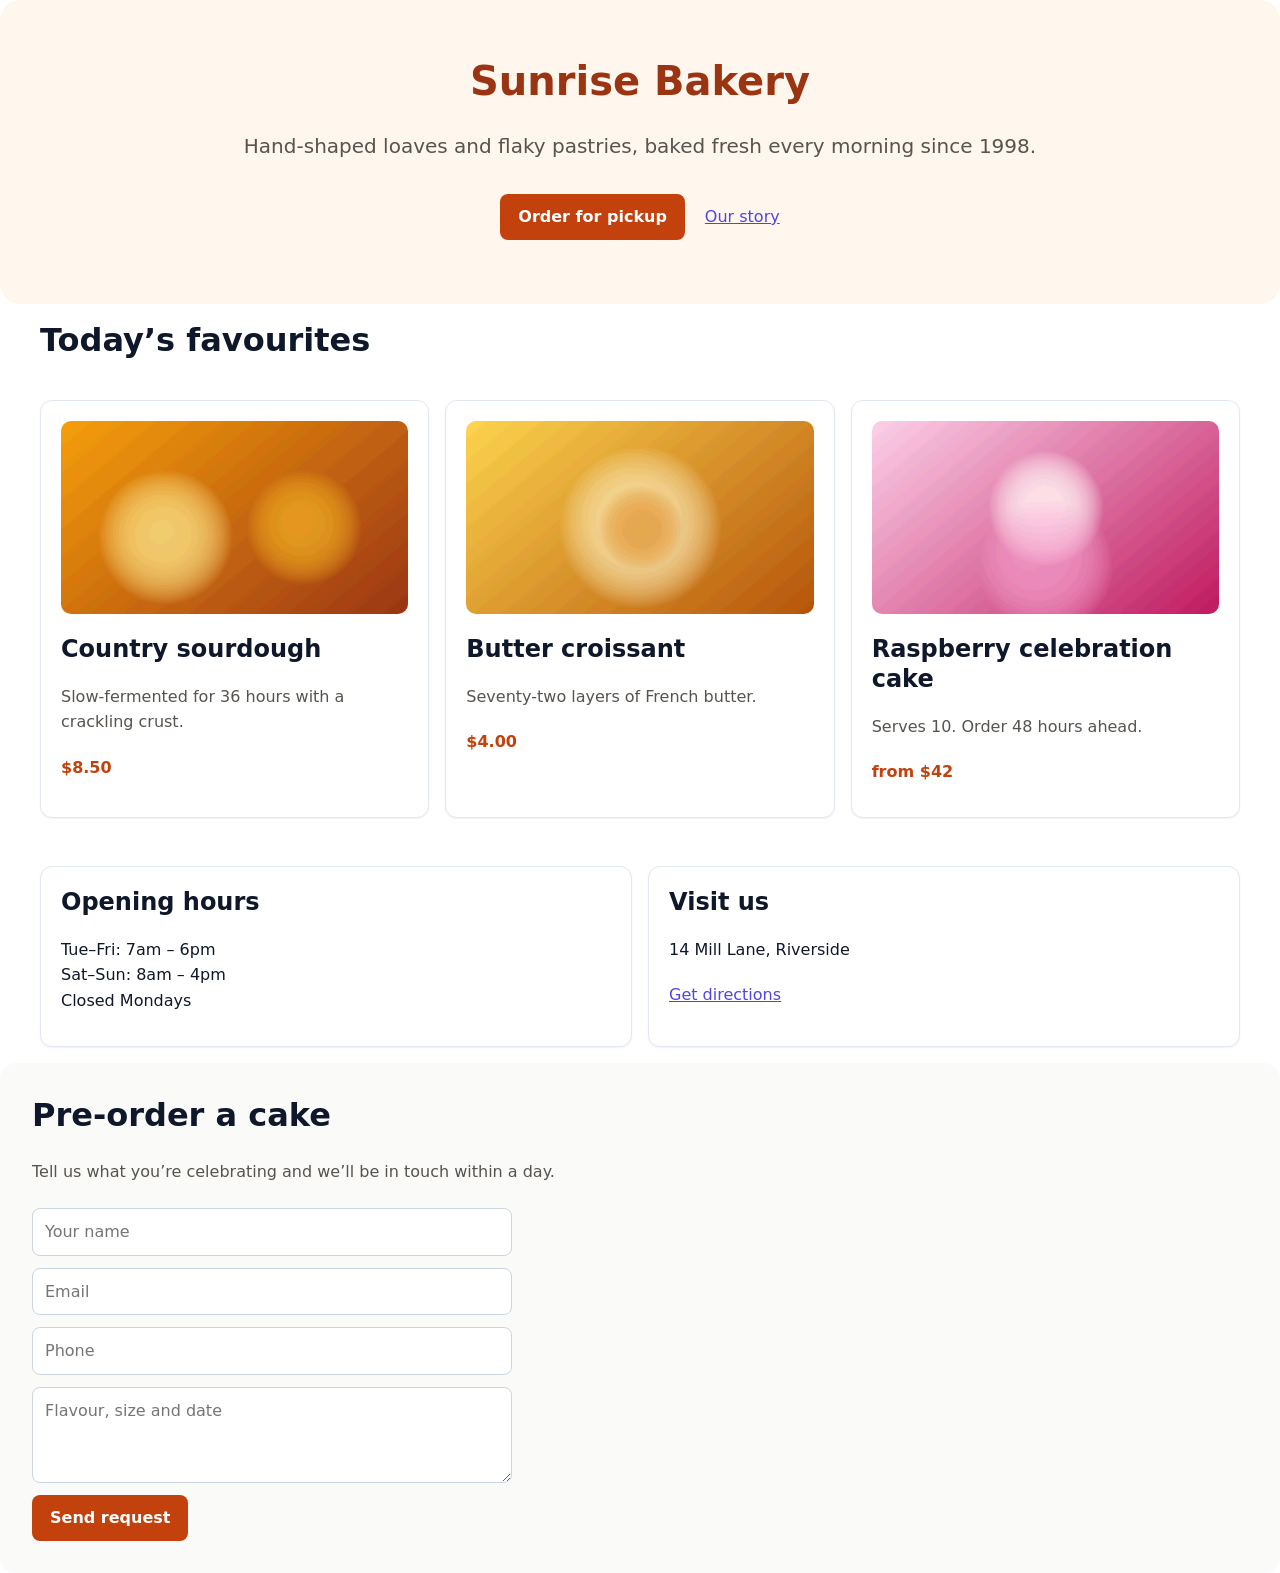
<file: index.html>
<!DOCTYPE html>
<html lang="en">
<head>
<meta charset="utf-8">
<meta name="viewport" content="width=device-width, initial-scale=1">
<title>Sunrise Bakery</title>
<meta name="description" content="Hand-shaped loaves and flaky pastries, baked fresh every morning since 1998.">
<link rel="canonical" href="https://om-javheri.github.io/sunrise-bakery/">
<meta property="og:type" content="website">
<meta property="og:title" content="Sunrise Bakery">
<meta property="og:description" content="Hand-shaped loaves and flaky pastries, baked fresh every morning since 1998.">
<meta property="og:url" content="https://om-javheri.github.io/sunrise-bakery/">
<meta name="twitter:card" content="summary">
<meta name="twitter:title" content="Sunrise Bakery">
<meta name="twitter:description" content="Hand-shaped loaves and flaky pastries, baked fresh every morning since 1998.">
<script type="application/ld+json">{"@context":"https://schema.org","@graph":[{"@type":"WebSite","@id":"https://om-javheri.github.io/sunrise-bakery/#website","url":"https://om-javheri.github.io/sunrise-bakery/","name":"Sunrise Bakery"},{"@type":"WebPage","@id":"https://om-javheri.github.io/sunrise-bakery/#webpage","url":"https://om-javheri.github.io/sunrise-bakery/","name":"Sunrise Bakery","description":"Hand-shaped loaves and flaky pastries, baked fresh every morning since 1998.","isPartOf":{"@id":"https://om-javheri.github.io/sunrise-bakery/#website"}}]}</script>
<link rel="icon" href="data:,">
<link rel="stylesheet" href="site.css?v=mv3pyhml">
</head>
<body>
<div class="uide-site"><div data-uide-id="bakery_6" data-uide-type="container" class="uide-container uide-align-center" style="padding:56px 40px;text-align:center;border-radius:20px;background-color:#fff7ed"><h1 data-uide-id="bakery_1" data-uide-type="heading" style="color:#9a3412">Sunrise Bakery</h1><p data-uide-id="bakery_2" data-uide-type="text" style="color:#57534e;font-size:20px">Hand-shaped loaves and flaky pastries, baked fresh every morning since 1998.</p><div data-uide-id="bakery_5" data-uide-type="container" class="uide-container uide-row uide-align-center" style="gap:20px;padding:8px 0;text-align:center;justify-content:center"><button data-uide-id="bakery_3" data-uide-type="button" type="button" class="uide-button" style="background-color:#c2410c"><span>Order for pickup</span></button><a data-uide-id="bakery_4" data-uide-type="link" href="about/"><span>Our story</span></a></div></div><div data-uide-id="bakery_24" data-uide-type="container" class="uide-container"><h2 data-uide-id="bakery_7" data-uide-type="heading">Today’s favourites</h2><div data-uide-id="bakery_23" data-uide-type="container" class="uide-container uide-grid" style="--uide-cols:3"><div data-uide-id="bakery_12" data-uide-type="card" class="uide-card"><img data-uide-id="bakery_8" data-uide-type="image" src="[data-uri]" alt="Country sourdough" style="border-radius:10px" draggable="false"><h3 data-uide-id="bakery_9" data-uide-type="heading">Country sourdough</h3><p data-uide-id="bakery_10" data-uide-type="text" style="color:#57534e">Slow-fermented for 36 hours with a crackling crust.</p><p data-uide-id="bakery_11" data-uide-type="text" style="color:#c2410c;font-weight:700">$8.50</p></div><div data-uide-id="bakery_17" data-uide-type="card" class="uide-card"><img data-uide-id="bakery_13" data-uide-type="image" src="[data-uri]" alt="Butter croissant" style="border-radius:10px" draggable="false"><h3 data-uide-id="bakery_14" data-uide-type="heading">Butter croissant</h3><p data-uide-id="bakery_15" data-uide-type="text" style="color:#57534e">Seventy-two layers of French butter.</p><p data-uide-id="bakery_16" data-uide-type="text" style="color:#c2410c;font-weight:700">$4.00</p></div><div data-uide-id="bakery_22" data-uide-type="card" class="uide-card"><img data-uide-id="bakery_18" data-uide-type="image" src="[data-uri]" alt="Raspberry celebration cake" style="border-radius:10px" draggable="false"><h3 data-uide-id="bakery_19" data-uide-type="heading">Raspberry celebration cake</h3><p data-uide-id="bakery_20" data-uide-type="text" style="color:#57534e">Serves 10. Order 48 hours ahead.</p><p data-uide-id="bakery_21" data-uide-type="text" style="color:#c2410c;font-weight:700">from $42</p></div></div></div><div data-uide-id="bakery_32" data-uide-type="container" class="uide-container uide-grid" style="--uide-cols:2"><div data-uide-id="bakery_27" data-uide-type="card" class="uide-card"><h3 data-uide-id="bakery_25" data-uide-type="heading">Opening hours</h3><p data-uide-id="bakery_26" data-uide-type="text">Tue–Fri: 7am – 6pm
Sat–Sun: 8am – 4pm
Closed Mondays</p></div><div data-uide-id="bakery_31" data-uide-type="card" class="uide-card"><h3 data-uide-id="bakery_28" data-uide-type="heading">Visit us</h3><p data-uide-id="bakery_29" data-uide-type="text">14 Mill Lane, Riverside</p><a data-uide-id="bakery_30" data-uide-type="link" href="https://maps.google.com/?q=14+Mill+Lane" target="_blank" rel="noopener noreferrer"><span>Get directions</span></a></div></div><div data-uide-id="bakery_41" data-uide-type="container" class="uide-container" style="padding:32px;border-radius:16px;background-color:#fafaf9"><h2 data-uide-id="bakery_33" data-uide-type="heading">Pre-order a cake</h2><p data-uide-id="bakery_34" data-uide-type="text" style="color:#57534e">Tell us what you’re celebrating and we’ll be in touch within a day.</p><form data-uide-id="bakery_40" data-uide-type="form" class="uide-form" novalidate="" onsubmit="return false"><input data-uide-id="bakery_35" data-uide-type="input" class="uide-input" type="text" placeholder="Your name" aria-label="Your name"><input data-uide-id="bakery_36" data-uide-type="input" class="uide-input" type="email" placeholder="Email" aria-label="Email"><input data-uide-id="bakery_37" data-uide-type="input" class="uide-input" type="tel" placeholder="Phone" aria-label="Phone"><textarea data-uide-id="bakery_38" data-uide-type="textarea" class="uide-textarea" placeholder="Flavour, size and date" aria-label="Flavour, size and date"></textarea><button data-uide-id="bakery_39" data-uide-type="button" type="button" class="uide-button" style="background-color:#c2410c"><span>Send request</span></button></form></div></div>
<script>(function(){try{var d={"path":"/"};d.referrer=document.referrer;var b=JSON.stringify(d),u="https://universalide.onrender.com/api/public/sites/sunrise-bakery/views";if(navigator.sendBeacon)navigator.sendBeacon(u,new Blob([b],{type:'text/plain'}));else fetch(u,{method:'POST',body:b,keepalive:true,mode:'no-cors'})}catch(e){}})();</script>
<script>(function(){
var E="https://universalide.onrender.com/api/public/sites/sunrise-bakery",K='uide-edit:'+E,P={heading:'text',text:'text',button:'label',link:'text'};
var tok=null,bar=null,msg=null,on=false,timer=null;
function store(t){try{if(t)sessionStorage.setItem(K,t);else sessionStorage.removeItem(K)}catch(e){}}
function say(t,bad){if(msg){msg.textContent=t;msg.style.color=bad?'#fecaca':'#e0e7ff'}}
function call(method,path,body,form){var h={};if(!form)h['Content-Type']='application/json';if(tok)h.Authorization='Bearer '+tok;
return fetch(E+path,{method:method,headers:h,body:form?body:JSON.stringify(body)}).then(function(r){return r.json().catch(function(){return{}}).then(function(j){if(!r.ok){var x=new Error(j.message||'The change could not be saved.');x.status=r.status;throw x}return j})})}
function stop(t){on=false;tok=null;store(null);document.documentElement.removeAttribute('data-uide-live-edit');if(t)say(t,true);else if(bar){bar.remove();bar=null}}
function fail(x){if(x.status===401)stop(x.message);else say(x.message||'The change could not be saved.',true)}
function save(id,props,undo){say('Saving\u2026');call('PATCH','/components/'+encodeURIComponent(id),{props:props}).then(function(){say('Saved. GitHub Pages shows it to everyone in a minute or two.')},function(x){undo();fail(x)})}
function editText(el){var type=el.getAttribute('data-uide-type'),prop=P[type];
var spans=el.querySelectorAll(':scope > span'),box=(type==='button'||type==='link')&&spans.length?spans[spans.length-1]:el;
if(box.isContentEditable)return;var before=box.textContent;
box.setAttribute('contenteditable','plaintext-only');if(!box.isContentEditable)box.setAttribute('contenteditable','true');
box.focus();var sel=window.getSelection(),range=document.createRange();range.selectNodeContents(box);sel.removeAllRanges();sel.addRange(range);
function done(keep){box.removeEventListener('keydown',key);box.removeEventListener('blur',blur);box.removeAttribute('contenteditable');
var t=box.innerText;t=(type==='text'?t.replace(/\r\n?/g,'\n'):t.replace(/\s*\n\s*/g,' ')).trim().slice(0,5000);
if(!keep||!t||t===before){box.textContent=before;return}
box.textContent=t;var p={};p[prop]=t;save(el.getAttribute('data-uide-id'),p,function(){box.textContent=before})}
function key(e){if(e.key==='Escape'){e.preventDefault();done(false)}else if(e.key==='Enter'&&!(type==='text'&&e.shiftKey)){e.preventDefault();done(true)}}
function blur(){done(true)}
box.addEventListener('keydown',key);box.addEventListener('blur',blur)}
function editImage(el){var input=document.createElement('input');input.type='file';input.accept='image/*';
input.onchange=function(){var f=input.files&&input.files[0];if(!f)return;var form=new FormData();form.append('file',f);form.append('componentId',el.getAttribute('data-uide-id'));
say('Uploading\u2026');call('POST','/files',form,true).then(function(j){var before=el.getAttribute('src');el.src=new URL(j.url,E).href;
save(el.getAttribute('data-uide-id'),{src:j.url},function(){el.setAttribute('src',before)})},fail)};input.click()}
function ready(){on=true;document.documentElement.setAttribute('data-uide-live-edit','');
say('You\u2019re editing the live site. Double-click text or a picture to change it.')}
function begin(){var st=document.createElement('style');
st.textContent='[data-uide-live-edit] [data-uide-type=heading]:hover,[data-uide-live-edit] [data-uide-type=text]:hover,[data-uide-live-edit] [data-uide-type=button]:hover,[data-uide-live-edit] [data-uide-type=link]:hover,[data-uide-live-edit] [data-uide-type=image]:hover{outline:2px dashed #6366f1;outline-offset:2px;cursor:text}';
document.head.appendChild(st);bar=document.createElement('div');bar.setAttribute('role','status');bar.setAttribute('data-uide-live-bar','');
bar.style.cssText='position:fixed;left:12px;right:12px;bottom:12px;z-index:2147483647;display:flex;gap:12px;align-items:center;justify-content:space-between;padding:10px 14px;border-radius:10px;background:#1e1b4b;color:#e0e7ff;font:14px/1.4 system-ui,sans-serif;box-shadow:0 8px 24px rgba(0,0,0,.25)';
msg=document.createElement('span');var b=document.createElement('button');b.type='button';b.textContent='Stop editing';
b.style.cssText='flex:none;padding:6px 10px;border:0;border-radius:6px;background:#e0e7ff;color:#1e1b4b;font:inherit;cursor:pointer';
b.onclick=function(){stop()};bar.appendChild(msg);bar.appendChild(b);document.body.appendChild(bar)}
document.addEventListener('dblclick',function(e){if(!on)return;var el=e.target instanceof Element?e.target.closest('[data-uide-id]'):null;if(!el)return;
clearTimeout(timer);var type=el.getAttribute('data-uide-type');if(P[type]){e.preventDefault();editText(el)}else if(type==='image'){e.preventDefault();editImage(el)}});
document.addEventListener('click',function(e){if(!on||!(e.target instanceof Element))return;var a=e.target.closest('a[href]');
if(!a||a.isContentEditable||a.querySelector('[contenteditable]'))return;e.preventDefault();clearTimeout(timer);if(e.detail>1)return;
timer=setTimeout(function(){if(a.target==='_blank')window.open(a.href,'_blank','noopener');else location.href=a.href},350)},true);
window.addEventListener('submit',function(e){if(on){e.preventDefault();e.stopImmediatePropagation()}},true);
var m=/(?:^#|&)uide-edit=([^&]*)/.exec(location.hash);
if(m){history.replaceState(null,'',location.pathname+location.search);begin();say('Opening the editor\u2026');
call('POST','/edit-session',{key:decodeURIComponent(m[1])}).then(function(j){tok=j.token;store(tok);ready()},function(x){stop(x.message)})}
else{try{tok=sessionStorage.getItem(K)}catch(e){}if(tok){begin();ready()}}
})();</script>
</body>
</html>
</file>
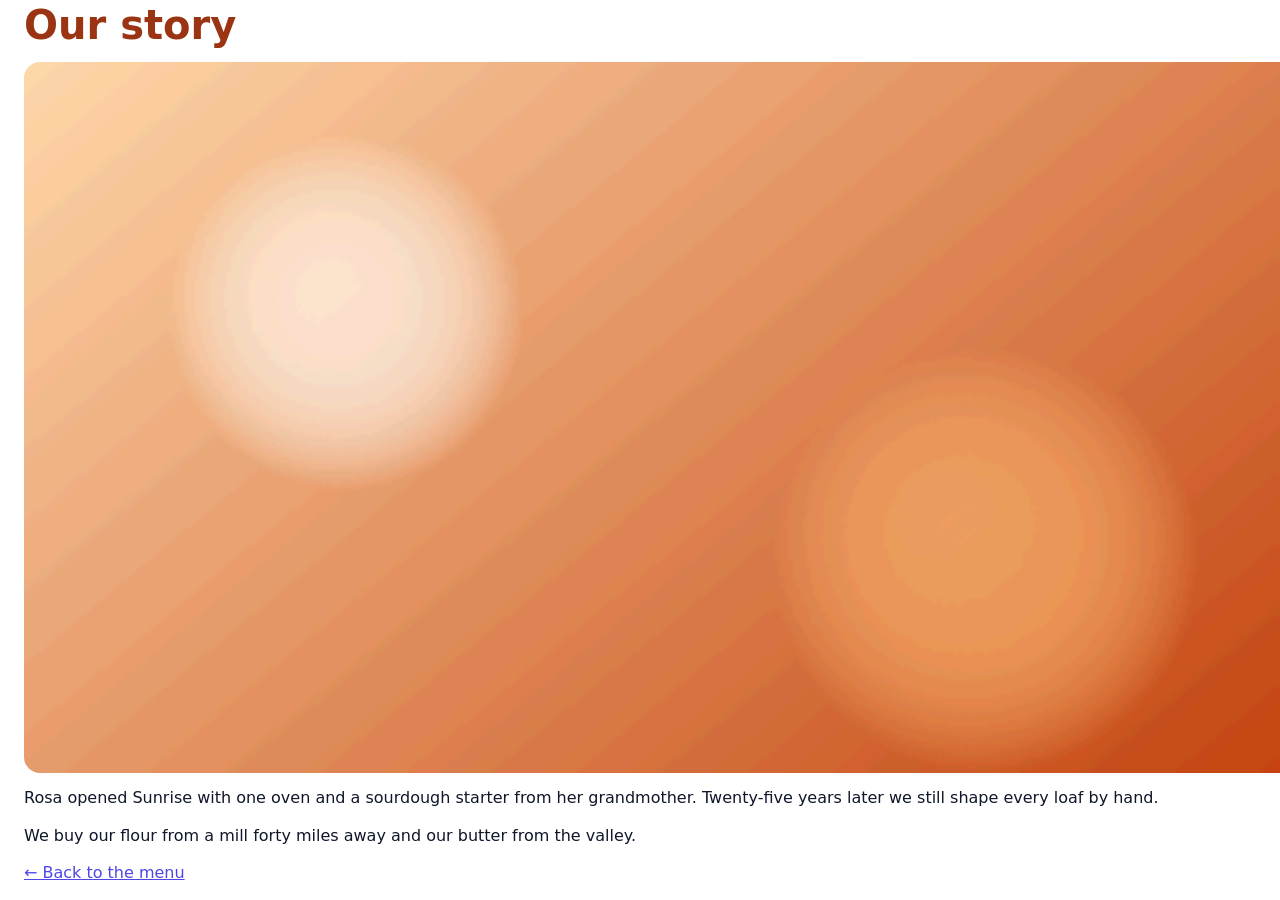
<file: about/index.html>
<!DOCTYPE html>
<html lang="en">
<head>
<meta charset="utf-8">
<meta name="viewport" content="width=device-width, initial-scale=1">
<title>Our story</title>
<meta name="description" content="Rosa opened Sunrise with one oven and a sourdough starter from her grandmother. Twenty-five years later we still shape every loaf by hand.">
<link rel="canonical" href="https://om-javheri.github.io/sunrise-bakery/about/">
<meta property="og:type" content="website">
<meta property="og:title" content="Our story">
<meta property="og:description" content="Rosa opened Sunrise with one oven and a sourdough starter from her grandmother. Twenty-five years later we still shape every loaf by hand.">
<meta property="og:url" content="https://om-javheri.github.io/sunrise-bakery/about/">
<meta name="twitter:card" content="summary">
<meta name="twitter:title" content="Our story">
<meta name="twitter:description" content="Rosa opened Sunrise with one oven and a sourdough starter from her grandmother. Twenty-five years later we still shape every loaf by hand.">
<script type="application/ld+json">{"@context":"https://schema.org","@graph":[{"@type":"WebSite","@id":"https://om-javheri.github.io/sunrise-bakery/#website","url":"https://om-javheri.github.io/sunrise-bakery/","name":"Sunrise Bakery"},{"@type":"WebPage","@id":"https://om-javheri.github.io/sunrise-bakery/about/#webpage","url":"https://om-javheri.github.io/sunrise-bakery/about/","name":"Our story","description":"Rosa opened Sunrise with one oven and a sourdough starter from her grandmother. Twenty-five years later we still shape every loaf by hand.","isPartOf":{"@id":"https://om-javheri.github.io/sunrise-bakery/#website"}},{"@type":"BreadcrumbList","itemListElement":[{"@type":"ListItem","position":1,"name":"Sunrise Bakery","item":"https://om-javheri.github.io/sunrise-bakery/"},{"@type":"ListItem","position":2,"name":"Our story","item":"https://om-javheri.github.io/sunrise-bakery/about/"}]}]}</script>
<link rel="icon" href="data:,">
<link rel="stylesheet" href="../site.css?v=mv3pyhml">
</head>
<body>
<div class="uide-site"><h1 data-uide-id="bakery_42" data-uide-type="heading" style="color:#9a3412">Our story</h1><img data-uide-id="bakery_43" data-uide-type="image" src="[data-uri]" alt="The bakery storefront at sunrise" style="width:100%;border-radius:16px" draggable="false"><p data-uide-id="bakery_44" data-uide-type="text">Rosa opened Sunrise with one oven and a sourdough starter from her grandmother. Twenty-five years later we still shape every loaf by hand.</p><p data-uide-id="bakery_45" data-uide-type="text">We buy our flour from a mill forty miles away and our butter from the valley.</p><a data-uide-id="bakery_46" data-uide-type="link" href="../"><span>← Back to the menu</span></a></div>
<script>(function(){try{var d={"path":"/about"};d.referrer=document.referrer;var b=JSON.stringify(d),u="https://universalide.onrender.com/api/public/sites/sunrise-bakery/views";if(navigator.sendBeacon)navigator.sendBeacon(u,new Blob([b],{type:'text/plain'}));else fetch(u,{method:'POST',body:b,keepalive:true,mode:'no-cors'})}catch(e){}})();</script>
<script>(function(){
var E="https://universalide.onrender.com/api/public/sites/sunrise-bakery",K='uide-edit:'+E,P={heading:'text',text:'text',button:'label',link:'text'};
var tok=null,bar=null,msg=null,on=false,timer=null;
function store(t){try{if(t)sessionStorage.setItem(K,t);else sessionStorage.removeItem(K)}catch(e){}}
function say(t,bad){if(msg){msg.textContent=t;msg.style.color=bad?'#fecaca':'#e0e7ff'}}
function call(method,path,body,form){var h={};if(!form)h['Content-Type']='application/json';if(tok)h.Authorization='Bearer '+tok;
return fetch(E+path,{method:method,headers:h,body:form?body:JSON.stringify(body)}).then(function(r){return r.json().catch(function(){return{}}).then(function(j){if(!r.ok){var x=new Error(j.message||'The change could not be saved.');x.status=r.status;throw x}return j})})}
function stop(t){on=false;tok=null;store(null);document.documentElement.removeAttribute('data-uide-live-edit');if(t)say(t,true);else if(bar){bar.remove();bar=null}}
function fail(x){if(x.status===401)stop(x.message);else say(x.message||'The change could not be saved.',true)}
function save(id,props,undo){say('Saving\u2026');call('PATCH','/components/'+encodeURIComponent(id),{props:props}).then(function(){say('Saved. GitHub Pages shows it to everyone in a minute or two.')},function(x){undo();fail(x)})}
function editText(el){var type=el.getAttribute('data-uide-type'),prop=P[type];
var spans=el.querySelectorAll(':scope > span'),box=(type==='button'||type==='link')&&spans.length?spans[spans.length-1]:el;
if(box.isContentEditable)return;var before=box.textContent;
box.setAttribute('contenteditable','plaintext-only');if(!box.isContentEditable)box.setAttribute('contenteditable','true');
box.focus();var sel=window.getSelection(),range=document.createRange();range.selectNodeContents(box);sel.removeAllRanges();sel.addRange(range);
function done(keep){box.removeEventListener('keydown',key);box.removeEventListener('blur',blur);box.removeAttribute('contenteditable');
var t=box.innerText;t=(type==='text'?t.replace(/\r\n?/g,'\n'):t.replace(/\s*\n\s*/g,' ')).trim().slice(0,5000);
if(!keep||!t||t===before){box.textContent=before;return}
box.textContent=t;var p={};p[prop]=t;save(el.getAttribute('data-uide-id'),p,function(){box.textContent=before})}
function key(e){if(e.key==='Escape'){e.preventDefault();done(false)}else if(e.key==='Enter'&&!(type==='text'&&e.shiftKey)){e.preventDefault();done(true)}}
function blur(){done(true)}
box.addEventListener('keydown',key);box.addEventListener('blur',blur)}
function editImage(el){var input=document.createElement('input');input.type='file';input.accept='image/*';
input.onchange=function(){var f=input.files&&input.files[0];if(!f)return;var form=new FormData();form.append('file',f);form.append('componentId',el.getAttribute('data-uide-id'));
say('Uploading\u2026');call('POST','/files',form,true).then(function(j){var before=el.getAttribute('src');el.src=new URL(j.url,E).href;
save(el.getAttribute('data-uide-id'),{src:j.url},function(){el.setAttribute('src',before)})},fail)};input.click()}
function ready(){on=true;document.documentElement.setAttribute('data-uide-live-edit','');
say('You\u2019re editing the live site. Double-click text or a picture to change it.')}
function begin(){var st=document.createElement('style');
st.textContent='[data-uide-live-edit] [data-uide-type=heading]:hover,[data-uide-live-edit] [data-uide-type=text]:hover,[data-uide-live-edit] [data-uide-type=button]:hover,[data-uide-live-edit] [data-uide-type=link]:hover,[data-uide-live-edit] [data-uide-type=image]:hover{outline:2px dashed #6366f1;outline-offset:2px;cursor:text}';
document.head.appendChild(st);bar=document.createElement('div');bar.setAttribute('role','status');bar.setAttribute('data-uide-live-bar','');
bar.style.cssText='position:fixed;left:12px;right:12px;bottom:12px;z-index:2147483647;display:flex;gap:12px;align-items:center;justify-content:space-between;padding:10px 14px;border-radius:10px;background:#1e1b4b;color:#e0e7ff;font:14px/1.4 system-ui,sans-serif;box-shadow:0 8px 24px rgba(0,0,0,.25)';
msg=document.createElement('span');var b=document.createElement('button');b.type='button';b.textContent='Stop editing';
b.style.cssText='flex:none;padding:6px 10px;border:0;border-radius:6px;background:#e0e7ff;color:#1e1b4b;font:inherit;cursor:pointer';
b.onclick=function(){stop()};bar.appendChild(msg);bar.appendChild(b);document.body.appendChild(bar)}
document.addEventListener('dblclick',function(e){if(!on)return;var el=e.target instanceof Element?e.target.closest('[data-uide-id]'):null;if(!el)return;
clearTimeout(timer);var type=el.getAttribute('data-uide-type');if(P[type]){e.preventDefault();editText(el)}else if(type==='image'){e.preventDefault();editImage(el)}});
document.addEventListener('click',function(e){if(!on||!(e.target instanceof Element))return;var a=e.target.closest('a[href]');
if(!a||a.isContentEditable||a.querySelector('[contenteditable]'))return;e.preventDefault();clearTimeout(timer);if(e.detail>1)return;
timer=setTimeout(function(){if(a.target==='_blank')window.open(a.href,'_blank','noopener');else location.href=a.href},350)},true);
window.addEventListener('submit',function(e){if(on){e.preventDefault();e.stopImmediatePropagation()}},true);
var m=/(?:^#|&)uide-edit=([^&]*)/.exec(location.hash);
if(m){history.replaceState(null,'',location.pathname+location.search);begin();say('Opening the editor\u2026');
call('POST','/edit-session',{key:decodeURIComponent(m[1])}).then(function(j){tok=j.token;store(tok);ready()},function(x){stop(x.message)})}
else{try{tok=sessionStorage.getItem(K)}catch(e){}if(tok){begin();ready()}}
})();</script>
</body>
</html>
</file>
<file: site.css>
html,
body {
  margin: 0;
}

/* Base look of a generated site. Scoped so the editor's own styles never leak in. */
.uide-site {
  font-family: ui-sans-serif, system-ui, -apple-system, 'Segoe UI', Roboto, 'Noto Sans', 'Noto Sans Devanagari', sans-serif;
  color: #0f172a;
  line-height: 1.6;
  /* No page padding: top-level sections run edge to edge and keep the gutter inside (below). */
  --uide-gutter: 24px;
  padding: 0;
  min-height: 100vh;
  box-sizing: border-box;
  background: #fff;
  /* Slide-in entrances start off to the side; they must not make the page scroll sideways. */
  overflow-x: clip;
}
.uide-site *,
.uide-site *::before,
.uide-site *::after {
  box-sizing: border-box;
}
.uide-site h1,
.uide-site h2,
.uide-site h3,
.uide-site h4,
.uide-site h5,
.uide-site h6 {
  font-weight: 700;
  line-height: 1.25;
  margin: 0 0 12px;
}
.uide-site h1 { font-size: 2.5rem; }
.uide-site h2 { font-size: 2rem; }
.uide-site h3 { font-size: 1.5rem; }
.uide-site h4 { font-size: 1.25rem; }
.uide-site h5 { font-size: 1.125rem; }
.uide-site h6 { font-size: 1rem; }
.uide-site p { margin: 0 0 12px; white-space: pre-wrap; overflow-wrap: anywhere; }
.uide-site a { color: #4f46e5; text-decoration: underline; }
.uide-site img { display: block; max-width: 100%; height: auto; margin: 0 0 12px; border-radius: 6px; }
.uide-site .uide-container { display: flex; flex-direction: column; gap: 12px; padding: 16px 0; }
/*
 * Top-level sections: their background runs edge to edge, their content keeps the gutter and, on
 * wide screens, a 1200px column. A section's own padding (inline) replaces this. Anything else at
 * the top level (a heading, a text, a card…) keeps the gutter as a margin.
 */
.uide-site:not(.uide-island) > .uide-container { padding-left: max(var(--uide-gutter), calc((100% - 1200px) / 2)); padding-right: max(var(--uide-gutter), calc((100% - 1200px) / 2)); }
.uide-site:not(.uide-island) > :not(.uide-container, .uide-embed, .uide-embed-missing, style) { margin-left: var(--uide-gutter); margin-right: var(--uide-gutter); }
.uide-site .uide-card { display: flex; flex-direction: column; gap: 8px; padding: 20px; border: 1px solid #e2e8f0; border-radius: 12px; background: #fff; box-shadow: 0 1px 2px rgb(15 23 42 / 0.06); }
.uide-site .uide-form { display: flex; flex-direction: column; gap: 12px; max-width: 480px; }
.uide-site .uide-button {
  display: inline-block; align-self: flex-start; padding: 10px 18px; border: 0; border-radius: 8px;
  background: #4f46e5; color: #fff; font: inherit; font-weight: 600; cursor: pointer;
  /* A button with a link is an <a>: it keeps the button look. */
  text-decoration: none; text-align: center;
}
.uide-site .uide-input,
.uide-site .uide-textarea {
  display: block; width: 100%; padding: 10px 12px; border: 1px solid #cbd5e1; border-radius: 8px; font: inherit; color: inherit; background: #fff;
}
.uide-site .uide-textarea { min-height: 96px; resize: vertical; }
/* Forms that send: busy while sending; once sent, the thank-you text replaces the fields. */
.uide-site .uide-form[data-uide-busy] { opacity: 0.6; pointer-events: none; }
.uide-site .uide-form[data-uide-sent] > :not(.uide-form-status) { display: none; }
.uide-site .uide-form-status { margin: 0; font-weight: 600; }
.uide-site .uide-form-status:empty { display: none; }

/* Phones: smaller headings and gutter, so text doesn't wrap one word per line. */
@media (max-width: 640px) {
  .uide-site { --uide-gutter: 16px; }
  .uide-site h1 { font-size: 2rem; }
  .uide-site h2 { font-size: 1.625rem; }
  .uide-site h3 { font-size: 1.3rem; }
}

/* Section layouts (IR props.layout / props.columns). */
.uide-site .uide-row { flex-direction: row; flex-wrap: wrap; align-items: center; }
.uide-site .uide-grid { display: grid; grid-template-columns: repeat(var(--uide-cols, 2), minmax(0, 1fr)); gap: 16px; align-items: stretch; }
.uide-site .uide-grid > .uide-button { justify-self: start; }
@media (max-width: 640px) {
  .uide-site .uide-grid { grid-template-columns: minmax(0, 1fr); }
  /* Rows of content columns stack; rows of buttons, links and images stay rows and wrap. */
  /* (Unless the row sets its own phone layout; see "Smaller screens" below.) */
  .uide-site .uide-row:not([data-uide-phone-layout]):has(> .uide-container, > .uide-card, > .uide-form, > p, > h1, > h2, > h3, > h4, > h5, > h6) { flex-direction: column; align-items: stretch; }
  /* Stacked, the columns fill the width (desktop widths like 25% would squeeze them). */
  .uide-site .uide-row:not([data-uide-phone-layout]):has(> .uide-container, > .uide-card, > .uide-form, > p, > h1, > h2, > h3, > h4, > h5, > h6) > * { width: auto !important; max-width: 100%; }
}

/* ---- Smaller screens: visibility (props.hideOn*) and section layouts (props.tabletLayout…) ---- */
/* In the editor hidden components stay visible, faded, so they can still be selected. */
@media (min-width: 992px) {
  .uide-site:not([data-uide-edit]) [data-uide-hide~='desktop'] { display: none !important; }
  .uide-site[data-uide-edit] [data-uide-hide~='desktop'] { opacity: 0.35; outline: 1px dashed #94a3b8; }
}
@media (min-width: 641px) and (max-width: 991px) {
  .uide-site:not([data-uide-edit]) [data-uide-hide~='tablet'] { display: none !important; }
  .uide-site[data-uide-edit] [data-uide-hide~='tablet'] { opacity: 0.35; outline: 1px dashed #94a3b8; }
}
@media (max-width: 991px) {
  .uide-site [data-uide-tablet-layout='stack'] { display: flex; flex-direction: column; }
  .uide-site [data-uide-tablet-layout='row'] { display: flex; flex-direction: row; flex-wrap: wrap; }
  .uide-site [data-uide-tablet-layout='grid'] { display: grid; grid-template-columns: repeat(var(--uide-tablet-cols, 2), minmax(0, 1fr)); }
}
@media (max-width: 640px) {
  .uide-site:not([data-uide-edit]) [data-uide-hide~='phone'] { display: none !important; }
  .uide-site[data-uide-edit] [data-uide-hide~='phone'] { opacity: 0.35; outline: 1px dashed #94a3b8; }
  .uide-site [data-uide-phone-layout='stack'] { display: flex; flex-direction: column; }
  .uide-site [data-uide-phone-layout='row'] { display: flex; flex-direction: row; flex-wrap: wrap; }
  .uide-site [data-uide-phone-layout='grid'] { display: grid; grid-template-columns: repeat(var(--uide-phone-cols, 1), minmax(0, 1fr)); }
  .uide-site .uide-grid[data-uide-phone-cols] { grid-template-columns: repeat(var(--uide-phone-cols), minmax(0, 1fr)); }
}
@media (min-width: 641px) and (max-width: 991px) {
  .uide-site .uide-grid[data-uide-tablet-cols] { grid-template-columns: repeat(var(--uide-tablet-cols), minmax(0, 1fr)); }
}

/* ---- Icons (icon fonts load separately, only on pages that use them) ---- */
.uide-site .uide-icon { display: inline-block; align-self: flex-start; line-height: 1; }
.uide-site a > i,
.uide-site .uide-button > i { display: inline-block; line-height: 1; }
/* Icon-only links and buttons (e.g. round social icons) centre their icon. */
.uide-site a:has(> i + span:empty),
.uide-site .uide-button:has(> i + span:empty) { display: inline-flex; align-items: center; justify-content: center; }
.uide-site a > i:has(+ span:not(:empty)),
.uide-site .uide-button > i:has(+ span:not(:empty)) { margin-right: 0.5em; }
.uide-site .uide-grid > .uide-icon { justify-self: start; }
.uide-site .uide-align-center > .uide-icon { align-self: center; }
.uide-site .uide-align-right > .uide-icon { align-self: flex-end; }

/* ---- Menus: links in a row that fold behind a menu button on smaller screens ---- */
.uide-site .uide-menu { display: flex; flex-direction: row; flex-wrap: wrap; align-items: center; gap: 16px; position: relative; }
.uide-site .uide-menu-items { display: contents; }
.uide-site .uide-menu-toggle {
  display: none; align-items: center; justify-content: center; width: 44px; height: 40px; margin-left: auto; padding: 0;
  border: 1px solid color-mix(in srgb, currentColor 35%, transparent); border-radius: 6px; background: transparent; color: inherit; cursor: pointer;
}
.uide-site .uide-menu-bars,
.uide-site .uide-menu-bars::before,
.uide-site .uide-menu-bars::after { display: block; width: 20px; height: 2px; border-radius: 1px; background: currentColor; }
.uide-site .uide-menu-bars { position: relative; }
.uide-site .uide-menu-bars::before,
.uide-site .uide-menu-bars::after { content: ''; position: absolute; left: 0; }
.uide-site .uide-menu-bars::before { top: -6px; }
.uide-site .uide-menu-bars::after { top: 6px; }
@media (max-width: 991px) {
  .uide-site .uide-menu[data-uide-collapse='tablet'] > .uide-menu-toggle { display: inline-flex; }
  .uide-site .uide-menu[data-uide-collapse='tablet'] > .uide-menu-items { display: none; }
  .uide-site .uide-menu[data-uide-collapse='tablet'][data-uide-open] > .uide-menu-items { display: flex; }
}
@media (max-width: 640px) {
  .uide-site .uide-menu[data-uide-collapse='phone'] > .uide-menu-toggle { display: inline-flex; }
  .uide-site .uide-menu[data-uide-collapse='phone'] > .uide-menu-items { display: none; }
  .uide-site .uide-menu[data-uide-collapse='phone'][data-uide-open] > .uide-menu-items { display: flex; }
}
/* Folded items open as a panel under the button, one per line. */
@media (max-width: 991px) {
  .uide-site .uide-menu[data-uide-collapse='tablet'] > .uide-menu-items {
    position: absolute; top: calc(100% + 8px); right: 0; z-index: 50; flex-direction: column; align-items: stretch; gap: 4px;
    min-width: 220px; max-width: min(320px, calc(100vw - 32px)); padding: 12px; border-radius: 8px;
    background: var(--uide-menu-panel, #fff); box-shadow: 0 12px 32px rgb(15 23 42 / 0.18);
  }
  .uide-site .uide-menu[data-uide-collapse='tablet'] > .uide-menu-items .uide-row { flex-direction: column; align-items: stretch; }
  .uide-site .uide-menu[data-uide-collapse='tablet'] > .uide-menu-items * { max-width: 100%; }
}
@media (max-width: 640px) {
  .uide-site .uide-menu[data-uide-collapse='phone'] > .uide-menu-items {
    position: absolute; top: calc(100% + 8px); right: 0; z-index: 50; flex-direction: column; align-items: stretch; gap: 4px;
    min-width: 220px; max-width: min(320px, calc(100vw - 32px)); padding: 12px; border-radius: 8px;
    background: var(--uide-menu-panel, #fff); box-shadow: 0 12px 32px rgb(15 23 42 / 0.18);
  }
  .uide-site .uide-menu[data-uide-collapse='phone'] > .uide-menu-items .uide-row { flex-direction: column; align-items: stretch; }
  .uide-site .uide-menu[data-uide-collapse='phone'] > .uide-menu-items * { max-width: 100%; }
}

/* Centred or right-aligned sections: flex items follow the text alignment. */
.uide-site .uide-align-center > .uide-button,
.uide-site .uide-align-center > .uide-row { align-self: center; }
.uide-site .uide-align-right > .uide-button,
.uide-site .uide-align-right > .uide-row { align-self: flex-end; }
.uide-site .uide-align-center > .uide-form { align-self: center; }

/* ---- Exact-copy pages (embed): the original page, full viewport, scrolling inside its frame ---- */
.uide-embed {
  display: block;
  width: 100%;
  /* Pages with their own chrome above the site (e.g. a toolbar) set this to the space left. */
  height: var(--uide-embed-height, 100vh);
  border: 0;
}
/* A page that is just an exact copy fills the whole site area, edge to edge. */
.uide-site:has(> .uide-embed:only-child) {
  padding: 0;
  min-height: 0;
}
.uide-embed-missing {
  padding: 48px 24px;
  text-align: center;
  color: #64748b;
}

/* ---- Built-in interactions (props.animation / animationDelay / hoverEffect) ---- */
/* Hover effects use the individual translate/scale properties, so they combine with entrance transforms. */
[data-uide-hover] {
  transition: translate 0.25s ease, scale 0.25s ease, box-shadow 0.25s ease;
}
/*
 * Entrances. Content is visible by default: it is hidden only once the page's script has marked
 * the document ready (html.uide-anim-ready), so without scripts (crawlers, a failed script, a
 * full-page screenshot) nothing stays invisible. Once in view ([data-uide-in]) it plays a keyframe
 * animation from its start position, so hiding never shows as a fade-out.
 */
[data-uide-anim] {
  transition: translate 0.25s ease, scale 0.25s ease, box-shadow 0.25s ease;
}
.uide-anim-ready [data-uide-anim]:not([data-uide-in]) {
  opacity: 0;
}
.uide-anim-ready [data-uide-anim][data-uide-in] {
  animation: 0.7s cubic-bezier(0.2, 0.7, 0.2, 1) var(--uide-delay, 0ms) both uide-fade-in;
}
.uide-anim-ready [data-uide-anim='fade-up'][data-uide-in] { animation-name: uide-fade-up; }
.uide-anim-ready [data-uide-anim='zoom-in'][data-uide-in] { animation-name: uide-zoom-in; }
.uide-anim-ready [data-uide-anim='slide-left'][data-uide-in] { animation-name: uide-slide-left; }
.uide-anim-ready [data-uide-anim='slide-right'][data-uide-in] { animation-name: uide-slide-right; }
@keyframes uide-fade-in { from { opacity: 0; } }
@keyframes uide-fade-up { from { opacity: 0; transform: translateY(32px); } }
@keyframes uide-zoom-in { from { opacity: 0; transform: scale(0.92); } }
@keyframes uide-slide-left { from { opacity: 0; transform: translateX(48px); } }
@keyframes uide-slide-right { from { opacity: 0; transform: translateX(-48px); } }
[data-uide-hover='lift']:hover {
  translate: 0 -6px;
  box-shadow: 0 14px 30px rgba(15, 23, 42, 0.18);
}
[data-uide-hover='grow']:hover {
  scale: 1.04;
}
[data-uide-hover='glow']:hover {
  box-shadow:
    0 0 0 3px color-mix(in srgb, currentColor 30%, transparent),
    0 10px 30px color-mix(in srgb, currentColor 25%, transparent);
}
@media (prefers-reduced-motion: reduce) {
  .uide-anim-ready [data-uide-anim]:not([data-uide-in]) {
    opacity: 1;
  }
  .uide-anim-ready [data-uide-anim][data-uide-in] {
    animation: none;
  }
  [data-uide-hover]:hover {
    translate: none;
    scale: none;
  }
}
</file>
